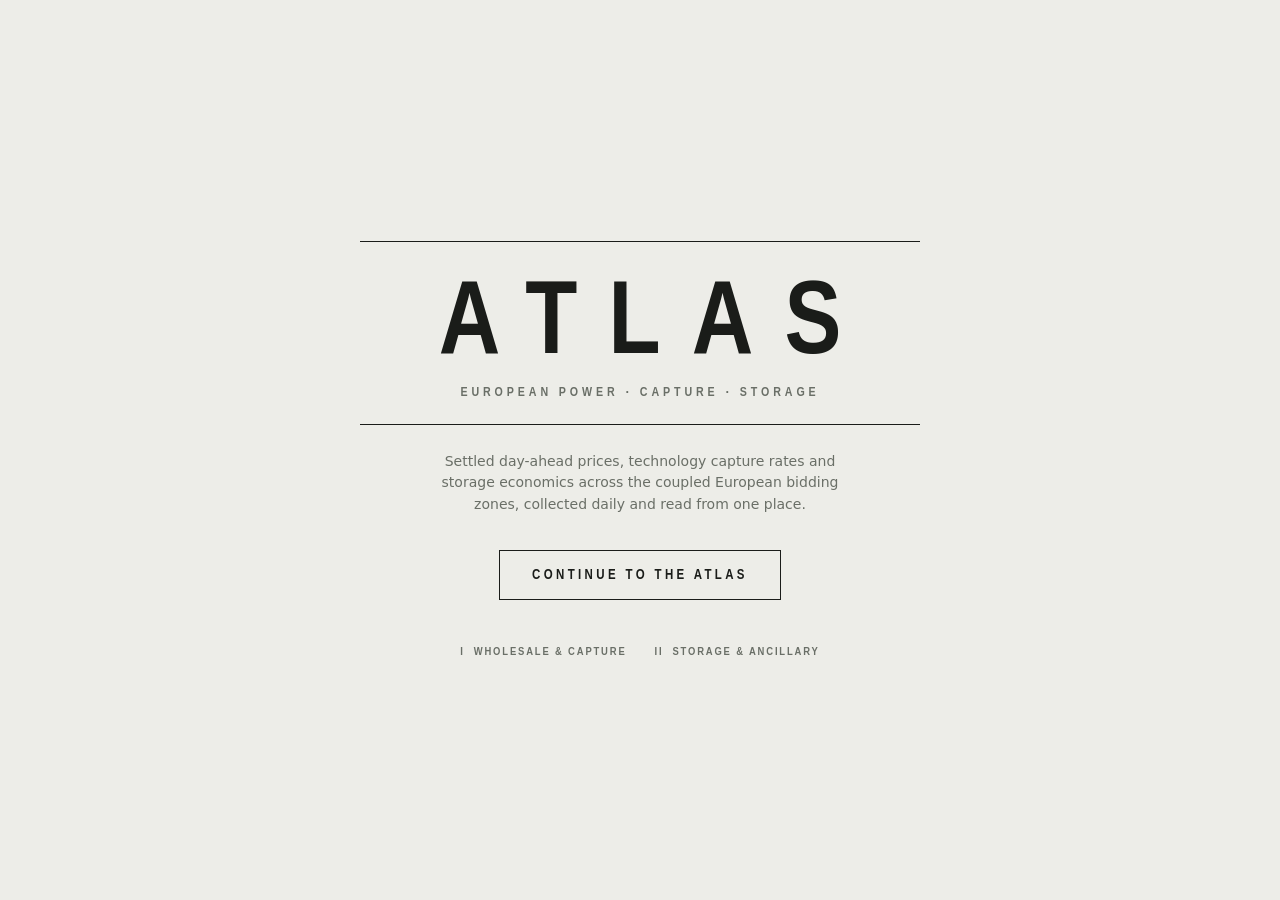
<file: index.html>
<!DOCTYPE html>
<html lang="en">
<head>
<meta charset="utf-8">
<meta name="viewport" content="width=device-width, initial-scale=1">
<meta name="robots" content="noindex, nofollow">
<title>Atlas</title>
<link rel="stylesheet" href="assets/atlas.css">
</head>
<body>
<main class="front">
  <div class="rule-w"></div>
  <h1>Atlas</h1>
  <p class="sub">European Power &middot; Capture &middot; Storage</p>
  <div class="rule-w"></div>

  <p class="blurb">Settled day-ahead prices, technology capture rates and storage
  economics across the coupled European bidding zones, collected daily and read
  from one place.</p>

  <a class="enter" href="power.html">Continue to the Atlas</a>

  <div class="contents">
    <a href="power.html">I &nbsp;Wholesale &amp; Capture</a>
    <a href="storage.html">II &nbsp;Storage &amp; Ancillary</a>
  </div>
</main>
</body>
</html>
</file>
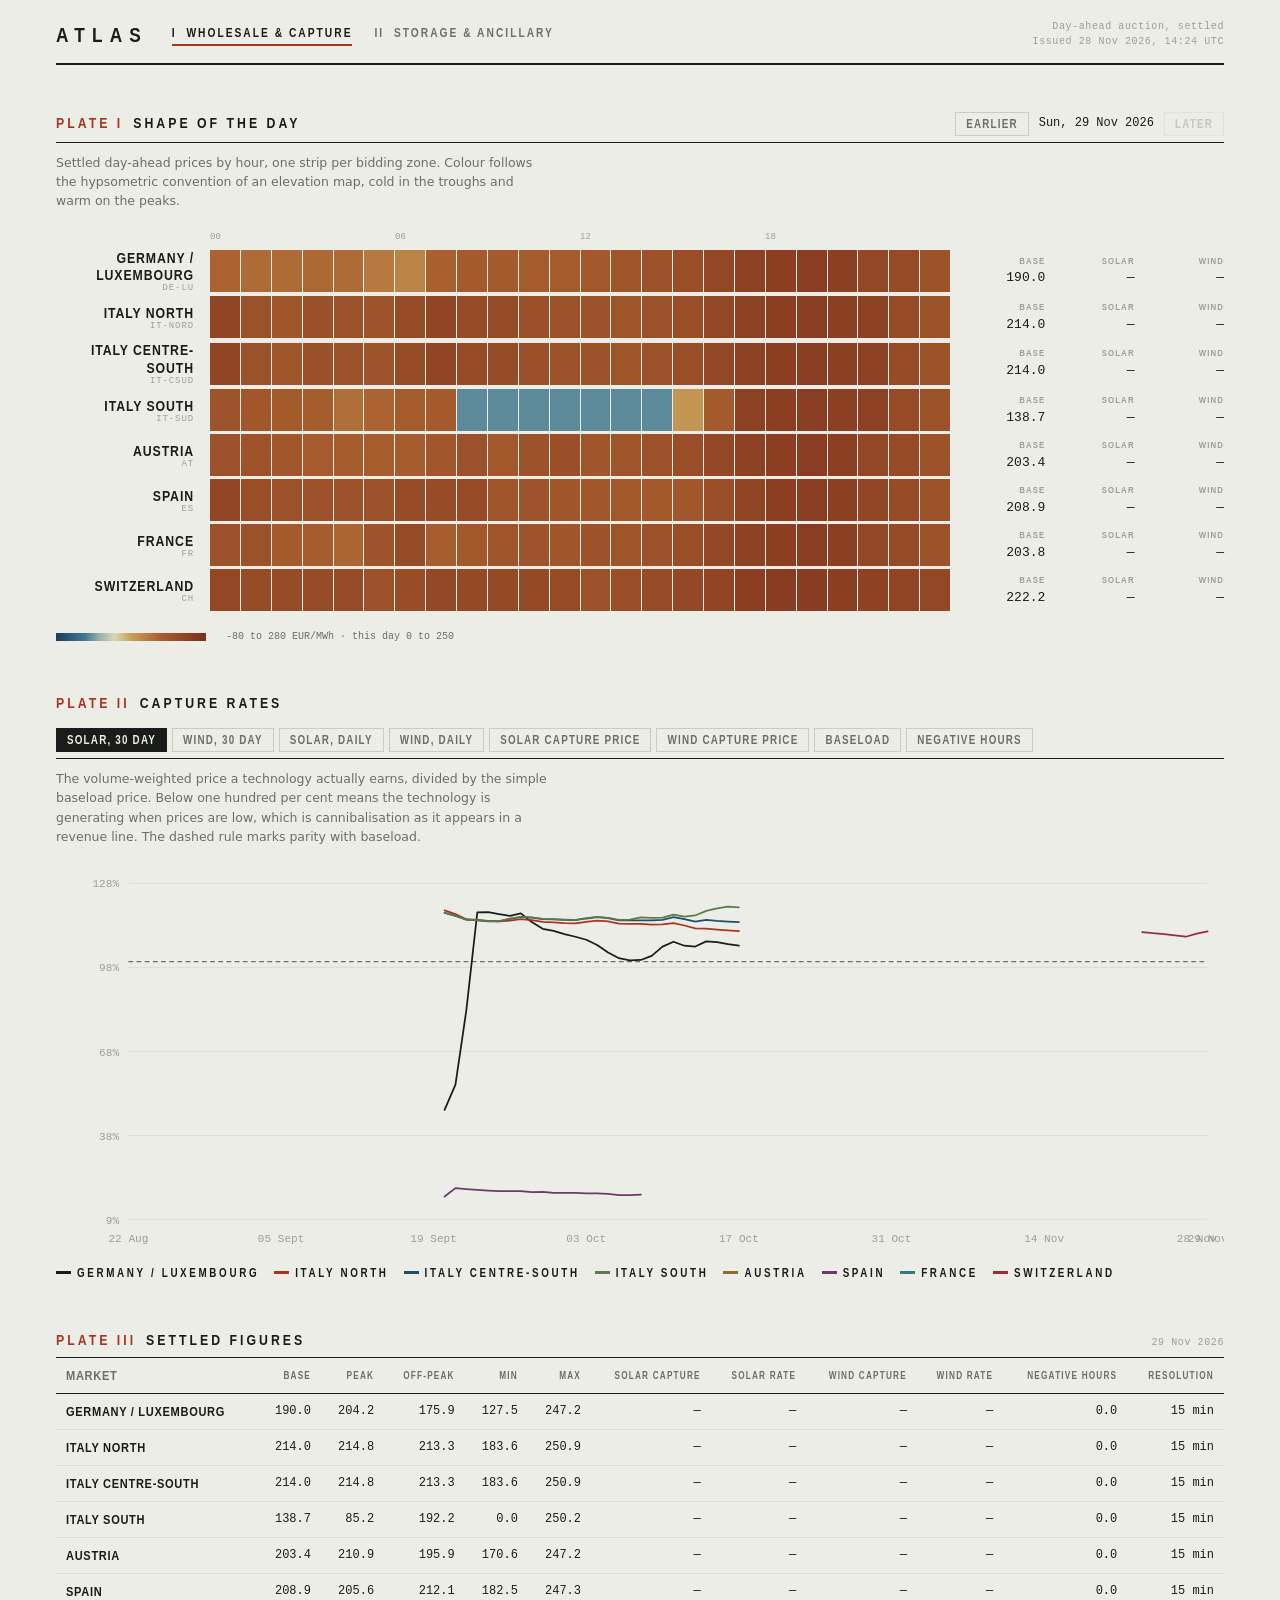
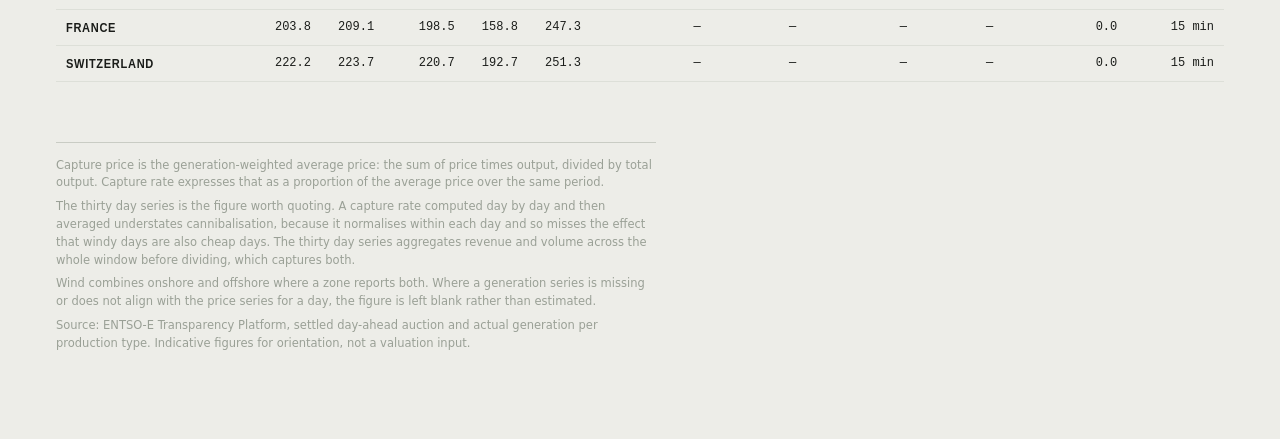
<file: power.html>
<!DOCTYPE html>
<html lang="en">
<head>
<meta charset="utf-8">
<meta name="viewport" content="width=device-width, initial-scale=1">
<meta name="robots" content="noindex, nofollow">
<title>Wholesale &amp; Capture &middot; Atlas</title>
<link rel="stylesheet" href="assets/atlas.css">
</head>
<body>
<div class="sheet">
  <header class="head">
    <a class="wordmark" href="index.html">Atlas</a>
    <nav>
      <a href="power.html" aria-current="page">I &nbsp;Wholesale &amp; Capture</a>
      <a href="storage.html">II &nbsp;Storage &amp; Ancillary</a>
    </nav>
    <div class="issued" id="issued"></div>
  </header>

  <div class="notice warn" id="demo" hidden>
    <span class="label">Demo data</span>
    <p>These figures are invented, not market data. They exist so the pages can be
    checked before the ENTSO-E token is in place. The first real collection run
    deletes them and begins the record again.</p>
  </div>

  <div class="notice" id="fault" hidden>
    <span class="label">Nothing to show yet</span>
    <p></p>
  </div>

  <section class="plate" id="p1" hidden>
    <header>
      <h2><em>Plate I</em>Shape of the day</h2>
      <div class="stepper">
        <button type="button" id="earlier">Earlier</button>
        <strong id="dayLabel"></strong>
        <button type="button" id="later">Later</button>
      </div>
    </header>
    <p class="caption">Settled day-ahead prices by hour, one strip per bidding zone.
    Colour follows the hypsometric convention of an elevation map, cold in the
    troughs and warm on the peaks.</p>
    <div class="scale"><div></div><div class="ticks" id="ticks"></div><div></div></div>
    <div class="strips" id="strips"></div>
    <div class="key">
      <span class="ramp" id="ramp"></span><span id="rampNote"></span>
    </div>
  </section>

  <section class="plate" id="p2" hidden>
    <header>
      <h2><em>Plate II</em>Capture rates</h2>
      <div class="tools" id="capTools"></div>
    </header>
    <p class="caption">The volume-weighted price a technology actually earns, divided
    by the simple baseload price. Below one hundred per cent means the technology is
    generating when prices are low, which is cannibalisation as it appears in a
    revenue line. The dashed rule marks parity with baseload.</p>
    <svg class="chart" id="capChart" viewBox="0 0 1000 330" preserveAspectRatio="xMidYMid meet" role="img"></svg>
    <div class="keys" id="capKeys"></div>
  </section>

  <section class="plate" id="p3" hidden>
    <header>
      <h2><em>Plate III</em>Settled figures</h2>
      <div class="issued" id="tableNote"></div>
    </header>
    <div class="scroll"><table>
      <thead><tr>
        <th>Market</th><th>Base</th><th>Peak</th><th>Off-peak</th><th>Min</th><th>Max</th>
        <th>Solar capture</th><th>Solar rate</th><th>Wind capture</th><th>Wind rate</th>
        <th>Negative hours</th><th>Resolution</th>
      </tr></thead>
      <tbody id="tbody"></tbody>
    </table></div>
  </section>
  <footer id="footer"></footer>
</div>
<script src="assets/atlas.js"></script>
<script>
Atlas.load().then((r) => {
  if (!r.ok) return Atlas.fault(r.reason);
  ["p1","p2","p3"].forEach((id) => Atlas.$(id).hidden = false);

  Atlas.strips({ marks: false, onDraw: (key, day) => {
    Atlas.table("tbody", [
      { get: (m) => Atlas.num(m.base, 1) },
      { get: (m) => Atlas.num(m.peak, 1) },
      { get: (m) => Atlas.num(m.offpeak, 1) },
      { get: (m) => Atlas.num(m.min, 1) },
      { get: (m) => Atlas.num(m.max, 1) },
      { get: (m) => Atlas.num(m.solar_capture, 1) },
      { get: (m) => Atlas.pct(m.solar_capture_rate) },
      { get: (m) => Atlas.num(m.wind_capture, 1) },
      { get: (m) => Atlas.pct(m.wind_capture_rate) },
      { get: (m) => Atlas.num(m.negative_hours, 1), low: (m) => m.negative_hours > 0 },
      { get: (m) => m.resolution_min + " min" }
    ]);
    Atlas.$("tableNote").textContent = Atlas.dayName(key, { day: "2-digit", month: "short", year: "numeric" });
  }});

  Atlas.trend({
    svg: "capChart", keys: "capKeys", tools: "capTools", days: 540,
    metrics: [
      { field: "solar_capture_rate", label: "Solar, 30 day", zero: false, reference: 100, fmt: (v) => v.toFixed(0) + "%",
        rolling: { capture: "solar_capture", volume: "solar_share", window: 30 } },
      { field: "wind_capture_rate",  label: "Wind, 30 day",  zero: false, reference: 100, fmt: (v) => v.toFixed(0) + "%",
        rolling: { capture: "wind_capture", volume: "wind_share", window: 30 } },
      { field: "solar_capture_rate", label: "Solar, daily", scale: 100, dp: 0, zero: false, reference: 100, fmt: (v) => v.toFixed(0) + "%" },
      { field: "wind_capture_rate",  label: "Wind, daily",  scale: 100, dp: 0, zero: false, reference: 100, fmt: (v) => v.toFixed(0) + "%" },
      { field: "solar_capture",      label: "Solar capture price", dp: 0 },
      { field: "wind_capture",       label: "Wind capture price",  dp: 0 },
      { field: "base",               label: "Baseload",            dp: 0 },
      { field: "negative_hours",     label: "Negative hours",      dp: 0 }
    ]
  });

  Atlas.$("footer").innerHTML =
    "<p>Capture price is the generation-weighted average price: the sum of price times output, divided by total output. Capture rate expresses that as a proportion of the average price over the same period.</p>" +
    "<p>The thirty day series is the figure worth quoting. A capture rate computed day by day and then averaged understates cannibalisation, because it normalises within each day and so misses the effect that windy days are also cheap days. The thirty day series aggregates revenue and volume across the whole window before dividing, which captures both.</p>" +
    "<p>Wind combines onshore and offshore where a zone reports both. Where a generation series is missing or does not align with the price series for a day, the figure is left blank rather than estimated.</p>" +
    "<p>Source: ENTSO-E Transparency Platform, settled day-ahead auction and actual generation per production type. Indicative figures for orientation, not a valuation input.</p>";
});
</script>
</body>
</html>
</file>
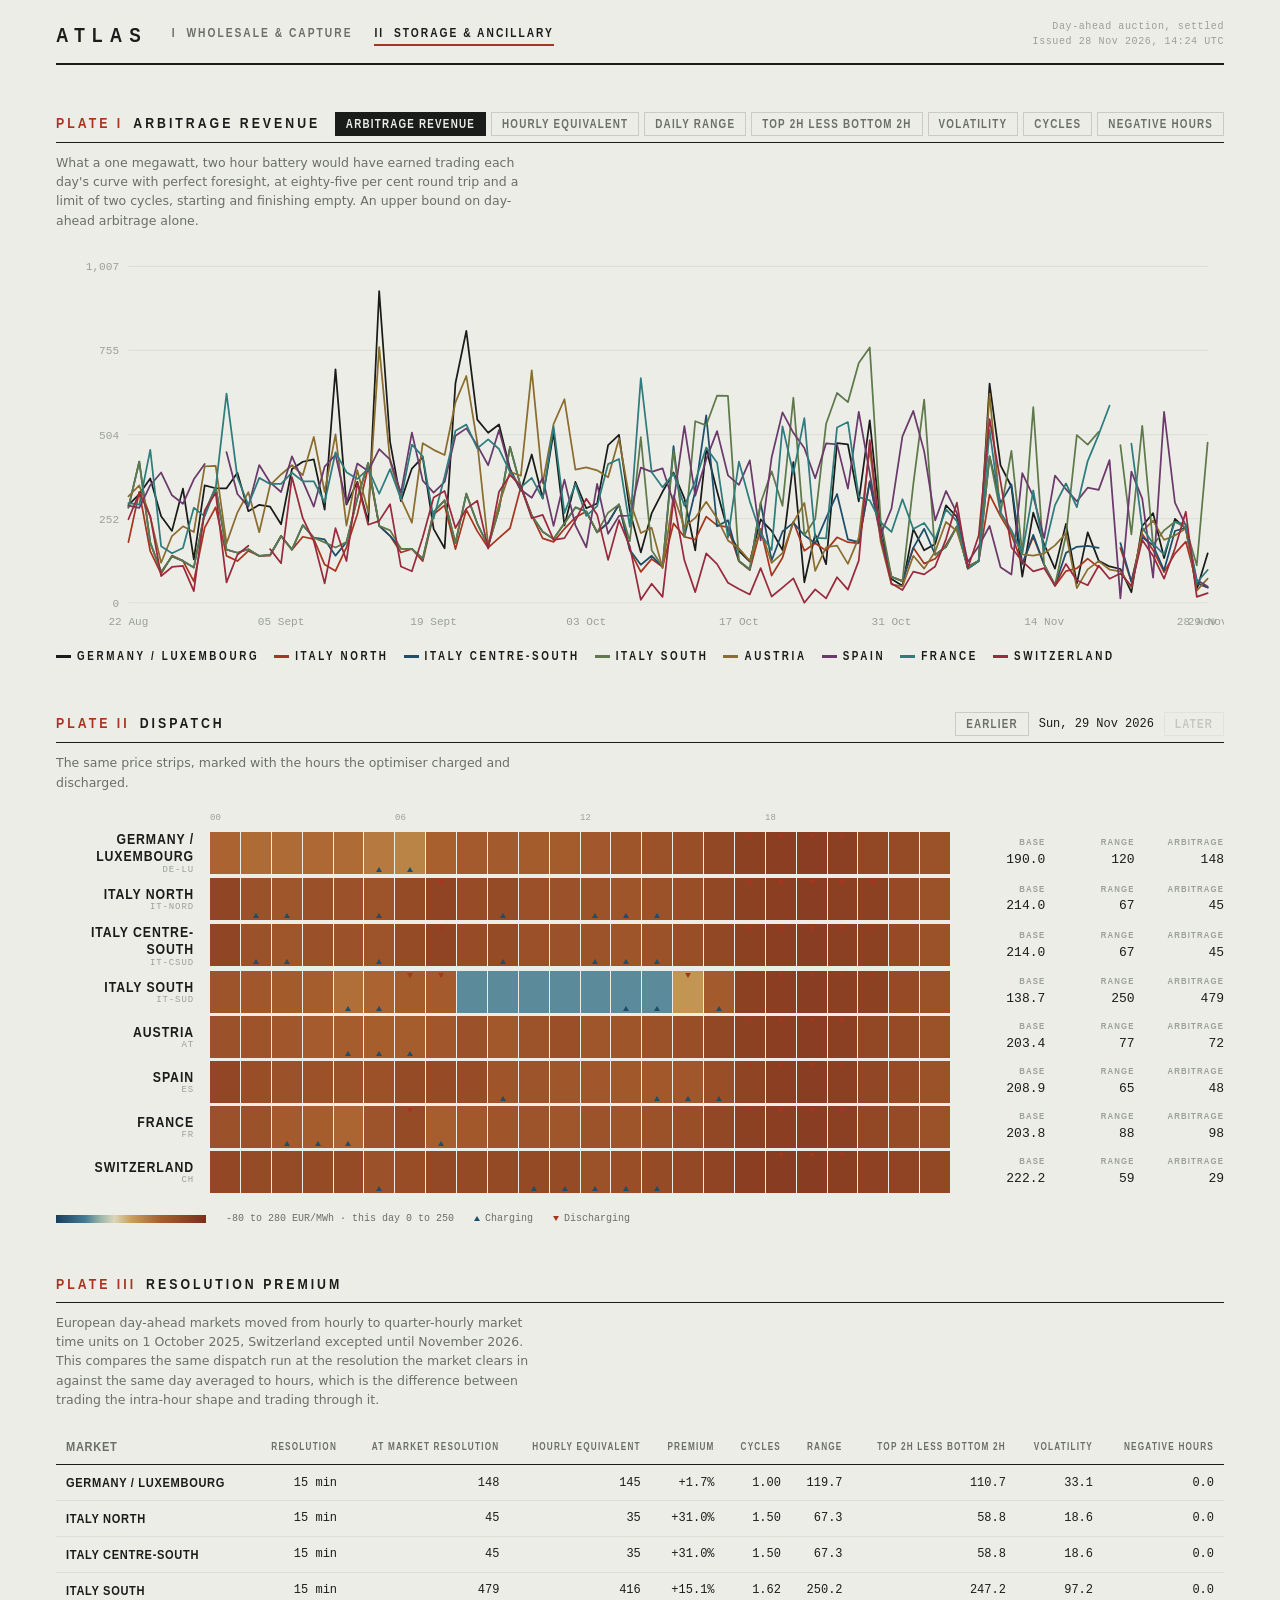
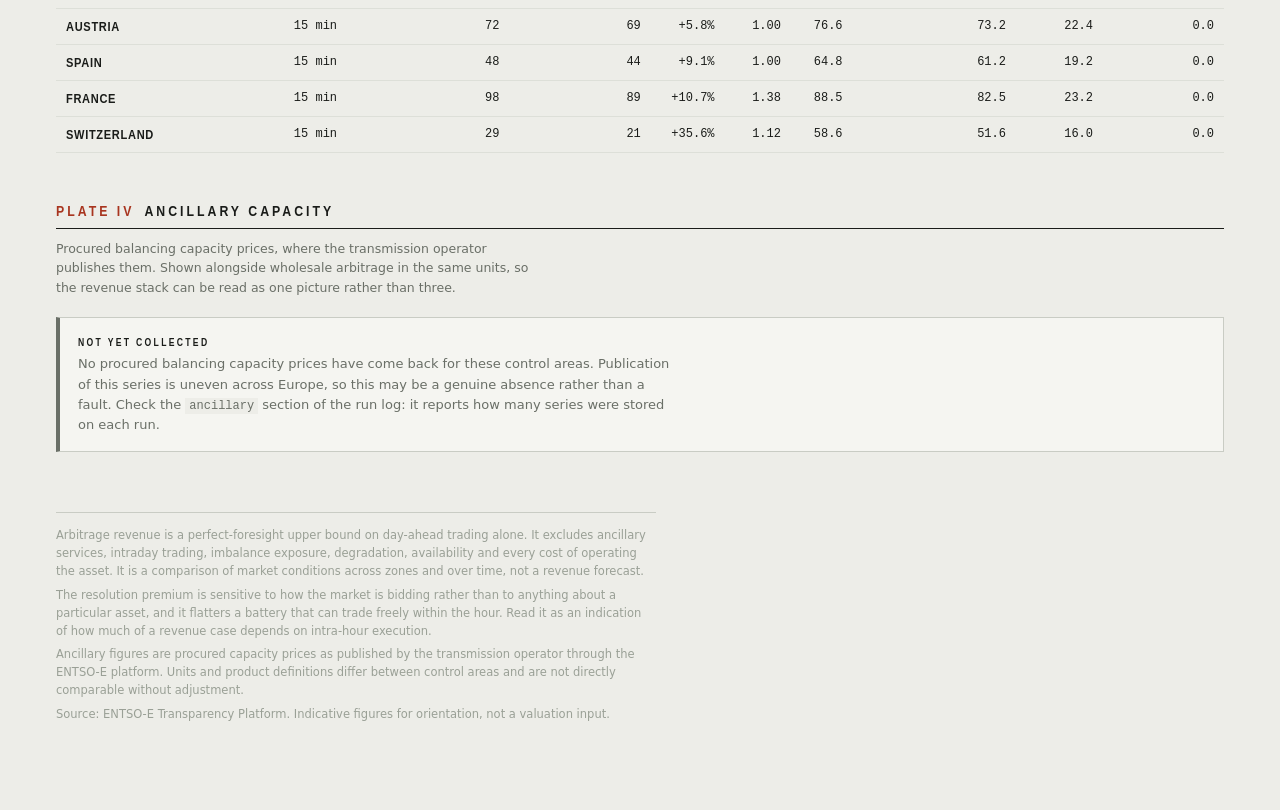
<file: storage.html>
<!DOCTYPE html>
<html lang="en">
<head>
<meta charset="utf-8">
<meta name="viewport" content="width=device-width, initial-scale=1">
<meta name="robots" content="noindex, nofollow">
<title>Storage &amp; Ancillary &middot; Atlas</title>
<link rel="stylesheet" href="assets/atlas.css">
</head>
<body>
<div class="sheet">
  <header class="head">
    <a class="wordmark" href="index.html">Atlas</a>
    <nav>
      <a href="power.html">I &nbsp;Wholesale &amp; Capture</a>
      <a href="storage.html" aria-current="page">II &nbsp;Storage &amp; Ancillary</a>
    </nav>
    <div class="issued" id="issued"></div>
  </header>

  <div class="notice warn" id="demo" hidden>
    <span class="label">Demo data</span>
    <p>These figures are invented, not market data. They exist so the pages can be
    checked before the ENTSO-E token is in place. The first real collection run
    deletes them and begins the record again.</p>
  </div>

  <div class="notice" id="fault" hidden>
    <span class="label">Nothing to show yet</span>
    <p></p>
  </div>

  <section class="plate" id="p1" hidden>
    <header>
      <h2><em>Plate I</em>Arbitrage revenue</h2>
      <div class="tools" id="arbTools"></div>
    </header>
    <p class="caption">What a one megawatt, two hour battery would have earned trading
    each day's curve with perfect foresight, at eighty-five per cent round trip and a
    limit of two cycles, starting and finishing empty. An upper bound on day-ahead
    arbitrage alone.</p>
    <svg class="chart" id="arbChart" viewBox="0 0 1000 330" preserveAspectRatio="xMidYMid meet" role="img"></svg>
    <div class="keys" id="arbKeys"></div>
  </section>

  <section class="plate" id="p2" hidden>
    <header>
      <h2><em>Plate II</em>Dispatch</h2>
      <div class="stepper">
        <button type="button" id="earlier">Earlier</button>
        <strong id="dayLabel"></strong>
        <button type="button" id="later">Later</button>
      </div>
    </header>
    <p class="caption">The same price strips, marked with the hours the optimiser
    charged and discharged.</p>
    <div class="scale"><div></div><div class="ticks" id="ticks"></div><div></div></div>
    <div class="strips" id="strips"></div>
    <div class="key">
      <span class="ramp" id="ramp"></span><span id="rampNote"></span>
      <span><i class="pip c"></i>Charging</span>
      <span><i class="pip d"></i>Discharging</span>
    </div>
  </section>

  <section class="plate" id="p3" hidden>
    <header><h2><em>Plate III</em>Resolution premium</h2></header>
    <p class="caption">European day-ahead markets moved from hourly to quarter-hourly
    market time units on 1 October 2025, Switzerland excepted until November 2026.
    This compares the same dispatch run at the resolution the market clears in against
    the same day averaged to hours, which is the difference between trading the
    intra-hour shape and trading through it.</p>
    <div class="scroll"><table>
      <thead><tr>
        <th>Market</th><th>Resolution</th><th>At market resolution</th>
        <th>Hourly equivalent</th><th>Premium</th><th>Cycles</th>
        <th>Range</th><th>Top 2h less bottom 2h</th><th>Volatility</th><th>Negative hours</th>
      </tr></thead>
      <tbody id="tbody"></tbody>
    </table></div>
  </section>

  <section class="plate" id="p4" hidden>
    <header>
      <h2><em>Plate IV</em>Ancillary capacity</h2>
      <div class="issued" id="ancNote"></div>
    </header>
    <p class="caption">Procured balancing capacity prices, where the transmission
    operator publishes them. Shown alongside wholesale arbitrage in the same units,
    so the revenue stack can be read as one picture rather than three.</p>
    <div id="ancBody"></div>
  </section>

  <footer id="footer"></footer>
</div>
<script src="assets/atlas.js"></script>
<script>
Atlas.load().then((r) => {
  if (!r.ok) return Atlas.fault(r.reason);
  ["p1","p2","p3","p4"].forEach((id) => Atlas.$(id).hidden = false);

  Atlas.trend({
    svg: "arbChart", keys: "arbKeys", tools: "arbTools", days: 540,
    metrics: [
      { field: "arb_revenue",        label: "Arbitrage revenue", dp: 0 },
      { field: "arb_revenue_hourly", label: "Hourly equivalent", dp: 0 },
      { field: "spread",             label: "Daily range",       dp: 0 },
      { field: "spread_2h",          label: "Top 2h less bottom 2h", dp: 0 },
      { field: "volatility",         label: "Volatility",        dp: 0 },
      { field: "cycles",             label: "Cycles",            dp: 1 },
      { field: "negative_hours",     label: "Negative hours",    dp: 0 }
    ]
  });

  const premium = (m) => (m.arb_revenue_hourly > 0)
    ? (m.arb_revenue / m.arb_revenue_hourly - 1) : null;

  Atlas.strips({ marks: true, onDraw: (key, day) => {
    Atlas.table("tbody", [
      { get: (m) => m.resolution_min + " min" },
      { get: (m) => Atlas.num(m.arb_revenue, 0) },
      { get: (m) => Atlas.num(m.arb_revenue_hourly, 0) },
      { get: (m) => premium(m) === null ? "\u2014" : (premium(m) >= 0 ? "+" : "") + Atlas.pct(premium(m), 1) },
      { get: (m) => Atlas.num(m.cycles, 2) },
      { get: (m) => Atlas.num(m.spread, 1) },
      { get: (m) => Atlas.num(m.spread_2h, 1) },
      { get: (m) => Atlas.num(m.volatility, 1) },
      { get: (m) => Atlas.num(m.negative_hours, 1), low: (m) => m.negative_hours > 0 }
    ]);
  }});

  // ---- ancillary, which may legitimately be empty ----
  const anc = Atlas.state.ancillary || { days: {} };
  const ancDates = Object.keys(anc.days || {}).filter((d) => Object.keys(anc.days[d]).length).sort();
  const box = Atlas.$("ancBody");

  if (!ancDates.length) {
    box.innerHTML = '<div class="notice"><span class="label">Not yet collected</span>' +
      '<p>No procured balancing capacity prices have come back for these control areas. ' +
      'Publication of this series is uneven across Europe, so this may be a genuine ' +
      'absence rather than a fault. Check the <code>ancillary</code> section of the run ' +
      'log: it reports how many series were stored on each run.</p></div>';
  } else {
    const key = ancDates[ancDates.length - 1];
    const day = anc.days[key];
    const reserves = anc.reserves || [];
    Atlas.$("ancNote").textContent = Atlas.dayName(key, { day: "2-digit", month: "short", year: "numeric" });
    box.innerHTML = '<div class="scroll"><table><thead><tr><th>Control area</th>' +
      reserves.map((p) => `<th>${p.id} mean</th><th>${p.id} range</th>`).join("") +
      '</tr></thead><tbody>' +
      (anc.zones || []).filter((z) => day[z.id]).map((z) => {
        const row = day[z.id];
        return `<tr><td>${z.label}</td>` + reserves.map((p) => {
          const v = row[p.id];
          return v
            ? `<td>${Atlas.num(v[0], 2)}</td><td>${Atlas.num(v[1], 2)} \u2013 ${Atlas.num(v[2], 2)}</td>`
            : '<td>\u2014</td><td>\u2014</td>';
        }).join("") + "</tr>";
      }).join("") + "</tbody></table></div>";
  }

  Atlas.$("footer").innerHTML =
    "<p>Arbitrage revenue is a perfect-foresight upper bound on day-ahead trading alone. It excludes ancillary services, intraday trading, imbalance exposure, degradation, availability and every cost of operating the asset. It is a comparison of market conditions across zones and over time, not a revenue forecast.</p>" +
    "<p>The resolution premium is sensitive to how the market is bidding rather than to anything about a particular asset, and it flatters a battery that can trade freely within the hour. Read it as an indication of how much of a revenue case depends on intra-hour execution.</p>" +
    "<p>Ancillary figures are procured capacity prices as published by the transmission operator through the ENTSO-E platform. Units and product definitions differ between control areas and are not directly comparable without adjustment.</p>" +
    "<p>Source: ENTSO-E Transparency Platform. Indicative figures for orientation, not a valuation input.</p>";
});
</script>
</body>
</html>
</file>
<file: assets/atlas.css>
/* ==========================================================================
   Atlas — shared styling.

   The visual language borrows from printed survey atlases: hairline rules,
   numbered plates, condensed uppercase labelling, and a hypsometric colour
   ramp. Elevation maps run cold-to-warm from low ground to high; prices are
   read the same way, which makes a day's shape legible at a glance without a
   legend. Nothing is loaded from outside this repository, so the pages render
   identically on a locked-down machine.
   ========================================================================== */

:root {
  --paper:   #EDEDE8;
  --plate:   #F5F5F1;
  --ink:     #1A1C19;
  --muted:   #6A6F67;
  --faint:   #9AA096;
  --rule:    #C9CCC4;
  --hair:    #DDDFD8;
  --survey:  #A8351F;
  --charge:  #1D4E6B;
  --discharge: #A8351F;

  --narrow: "Arial Narrow", "Helvetica Neue Condensed", "Liberation Sans Narrow", Arial, sans-serif;
  --sans: system-ui, -apple-system, "Segoe UI", Roboto, Helvetica, Arial, sans-serif;
  --mono: ui-monospace, SFMono-Regular, "SF Mono", Menlo, Consolas, "Liberation Mono", monospace;
}

* { box-sizing: border-box; }

/* The hidden attribute must beat any display rule set later in this file,
   otherwise an element styled as flex stays visible while marked hidden. */
[hidden] { display: none !important; }

html { -webkit-text-size-adjust: 100%; }

body {
  margin: 0;
  background: var(--paper);
  color: var(--ink);
  font-family: var(--sans);
  font-size: 14.5px;
  line-height: 1.55;
  -webkit-font-smoothing: antialiased;
}

.sheet { max-width: 1220px; margin: 0 auto; padding: 0 26px 80px; }

/* ---------- labelling ---------- */
.label {
  font-family: var(--narrow);
  font-size: 12px;
  font-weight: 700;
  letter-spacing: 0.22em;
  text-transform: uppercase;
}
.num { font-family: var(--mono); font-variant-numeric: tabular-nums; }

/* ---------- running head ---------- */
.head {
  display: flex; flex-wrap: wrap; align-items: center; gap: 20px;
  padding: 18px 0 12px;
  border-bottom: 2px solid var(--ink);
}
.wordmark {
  font-family: var(--narrow);
  font-size: 21px; font-weight: 700;
  letter-spacing: 0.34em; text-transform: uppercase;
  text-decoration: none; color: var(--ink);
  margin-right: 4px;
}
nav { display: flex; gap: 22px; flex: 1; }
nav a {
  font-family: var(--narrow); font-size: 12.5px; font-weight: 700;
  letter-spacing: 0.16em; text-transform: uppercase;
  text-decoration: none; color: var(--muted);
  padding-bottom: 2px; border-bottom: 2px solid transparent;
}
nav a:hover { color: var(--ink); }
nav a[aria-current="page"] { color: var(--ink); border-bottom-color: var(--survey); }
.issued { font-family: var(--mono); font-size: 10px; letter-spacing: 0.06em; color: var(--faint); text-align: right; }

/* ---------- plates ---------- */
.plate { margin-top: 46px; }
.plate > header {
  display: flex; flex-wrap: wrap; align-items: baseline; justify-content: space-between;
  gap: 14px; padding-bottom: 6px; border-bottom: 1px solid var(--ink);
}
.plate > header h2 { margin: 0; font-family: var(--narrow); font-size: 15px; font-weight: 700; letter-spacing: 0.2em; text-transform: uppercase; }
.plate > header h2 em { font-style: normal; color: var(--survey); margin-right: 10px; }
.plate .caption { font-size: 12.5px; color: var(--muted); max-width: 62ch; margin: 10px 0 20px; }

/* ---------- controls ---------- */
.tools { display: flex; flex-wrap: wrap; gap: 5px; align-items: center; }
button {
  font-family: var(--narrow); font-size: 12px; font-weight: 700;
  letter-spacing: 0.1em; text-transform: uppercase;
  color: var(--muted); background: transparent;
  border: 1px solid var(--rule); border-radius: 0;
  padding: 4px 10px; cursor: pointer;
}
button:hover:not(:disabled) { color: var(--ink); border-color: var(--muted); }
button:disabled { opacity: 0.3; cursor: default; }
button:focus-visible { outline: 2px solid var(--survey); outline-offset: 1px; }
button[aria-pressed="true"] { background: var(--ink); color: var(--paper); border-color: var(--ink); }
.stepper { display: flex; align-items: center; gap: 10px; }
.stepper strong { font-family: var(--mono); font-size: 12px; font-weight: 500; }

/* ---------- day strips ---------- */
.scale, .strip { display: grid; grid-template-columns: 138px 1fr 258px; gap: 16px; align-items: center; }
.scale { align-items: end; margin-bottom: 4px; font-family: var(--mono); font-size: 9px; color: var(--faint); }
.scale .ticks { display: grid; grid-template-columns: repeat(24, 1fr); }
.strips { display: flex; flex-direction: column; gap: 3px; }
.strip .zone { text-align: right; font-family: var(--narrow); font-size: 15px; font-weight: 700; letter-spacing: 0.06em; line-height: 1.15; text-transform: uppercase; }
.strip .zone small { display: block; font-family: var(--mono); font-size: 9px; font-weight: 400; letter-spacing: 0.1em; color: var(--faint); }
.hours { display: grid; grid-template-columns: repeat(24, 1fr); gap: 1px; height: 42px; }
.hr { position: relative; }
.hr::after {
  content: ""; position: absolute; left: 50%; transform: translateX(-50%);
  width: 0; height: 0; border-left: 3px solid transparent; border-right: 3px solid transparent;
}
.hr.charge::after { bottom: 2px; border-bottom: 5px solid var(--charge); }
.hr.discharge::after { top: 2px; border-top: 5px solid var(--discharge); }
.figs { display: grid; grid-template-columns: repeat(3, 1fr); gap: 10px; font-family: var(--mono); font-size: 13px; }
.figs div { text-align: right; }
.figs span { display: block; font-family: var(--narrow); font-size: 9.5px; font-weight: 700; letter-spacing: 0.12em; text-transform: uppercase; color: var(--faint); }

.key { display: flex; flex-wrap: wrap; gap: 20px; align-items: center; margin-top: 18px; font-family: var(--mono); font-size: 10px; color: var(--muted); }
.ramp { width: 150px; height: 8px; display: block; }
.pip { display: inline-block; width: 0; height: 0; border-left: 3px solid transparent; border-right: 3px solid transparent; margin-right: 5px; }
.pip.c { border-bottom: 5px solid var(--charge); }
.pip.d { border-top: 5px solid var(--discharge); }

/* ---------- charts ---------- */
svg.chart { display: block; width: 100%; height: auto; }
.gridline { stroke: var(--hair); stroke-width: 1; }
.zeroline { stroke: var(--muted); stroke-width: 1; }
.axis { font-family: var(--mono); font-size: 9.5px; fill: var(--faint); }
.series { fill: none; stroke-width: 1.5; stroke-linejoin: round; stroke-linecap: round; }
.keys { display: flex; flex-wrap: wrap; gap: 15px; margin-top: 12px; }
.keys button { display: flex; align-items: center; gap: 6px; border: none; padding: 2px 0; background: none; }
.keys button[aria-pressed="true"] { background: none; color: var(--ink); }
.keys i { width: 15px; height: 3px; display: block; }
.keys button[aria-pressed="false"] i { opacity: 0.22; }

/* ---------- tables ---------- */
.scroll { overflow-x: auto; }
table { width: 100%; border-collapse: collapse; font-family: var(--mono); font-size: 12px; font-variant-numeric: tabular-nums; }
th, td { padding: 7px 10px; text-align: right; border-bottom: 1px solid var(--hair); white-space: nowrap; }
th { font-family: var(--narrow); font-size: 10px; font-weight: 700; letter-spacing: 0.12em; text-transform: uppercase; color: var(--muted); border-bottom: 1px solid var(--ink); }
th:first-child, td:first-child { text-align: left; font-family: var(--narrow); font-size: 13.5px; font-weight: 700; letter-spacing: 0.05em; text-transform: uppercase; }
tbody tr:hover { background: var(--plate); }
td.low { color: var(--charge); }

/* ---------- notices ---------- */
.notice { border: 1px solid var(--rule); border-left: 4px solid var(--muted); background: var(--plate); padding: 16px 18px; margin-top: 18px; }
.notice.warn { border-left-color: var(--survey); background: #F6EBE7; }
.notice p { margin: 0; font-size: 13px; color: var(--muted); max-width: 72ch; }
.notice .label { display: block; margin-bottom: 4px; color: var(--ink); font-size: 10.5px; }
.notice code { font-family: var(--mono); font-size: 12px; background: var(--paper); padding: 1px 4px; }

footer { margin-top: 60px; padding-top: 14px; border-top: 1px solid var(--rule); font-size: 11.5px; color: var(--faint); max-width: 82ch; }
footer p { margin: 0 0 6px; }

/* ---------- frontispiece ---------- */
.front { min-height: 100vh; display: flex; flex-direction: column; justify-content: center; align-items: center; text-align: center; padding: 40px 26px; }
.front .rule-w { width: min(560px, 82vw); border-top: 1px solid var(--ink); }
.front h1 { font-family: var(--narrow); font-size: clamp(44px, 12vw, 104px); font-weight: 700; letter-spacing: 0.3em; text-transform: uppercase; margin: 22px 0 14px; text-indent: 0.3em; line-height: 1; }
.front .sub { font-family: var(--narrow); font-size: clamp(11px, 2.4vw, 13px); font-weight: 700; letter-spacing: 0.3em; text-transform: uppercase; color: var(--muted); margin: 0 0 22px; }
.front .blurb { max-width: 46ch; font-size: 14px; color: var(--muted); margin: 26px 0 0; }
.enter {
  display: inline-block; margin: 34px 0 0;
  font-family: var(--narrow); font-size: 14px; font-weight: 700;
  letter-spacing: 0.24em; text-transform: uppercase;
  text-decoration: none; color: var(--ink);
  border: 1px solid var(--ink); padding: 13px 32px;
}
.enter:hover { background: var(--ink); color: var(--paper); }
.enter:focus-visible { outline: 2px solid var(--survey); outline-offset: 3px; }
.front .contents { display: flex; flex-wrap: wrap; gap: 28px; justify-content: center; margin-top: 42px; }
.front .contents a { font-family: var(--narrow); font-size: 11.5px; font-weight: 700; letter-spacing: 0.16em; text-transform: uppercase; color: var(--muted); text-decoration: none; }
.front .contents a:hover { color: var(--survey); }
.front .foot { position: absolute; bottom: 22px; font-family: var(--mono); font-size: 10px; color: var(--faint); }

@media (max-width: 880px) {
  .scale, .strip { grid-template-columns: 84px 1fr; }
  .scale .ticks, .figs { grid-column: 2; }
  .figs { grid-column: 1 / -1; margin-top: 2px; }
  .head { gap: 12px; }
  nav { order: 3; flex-basis: 100%; }
  .issued { text-align: left; }
}
@media (prefers-reduced-motion: reduce) { * { transition: none !important; } }
</file>
